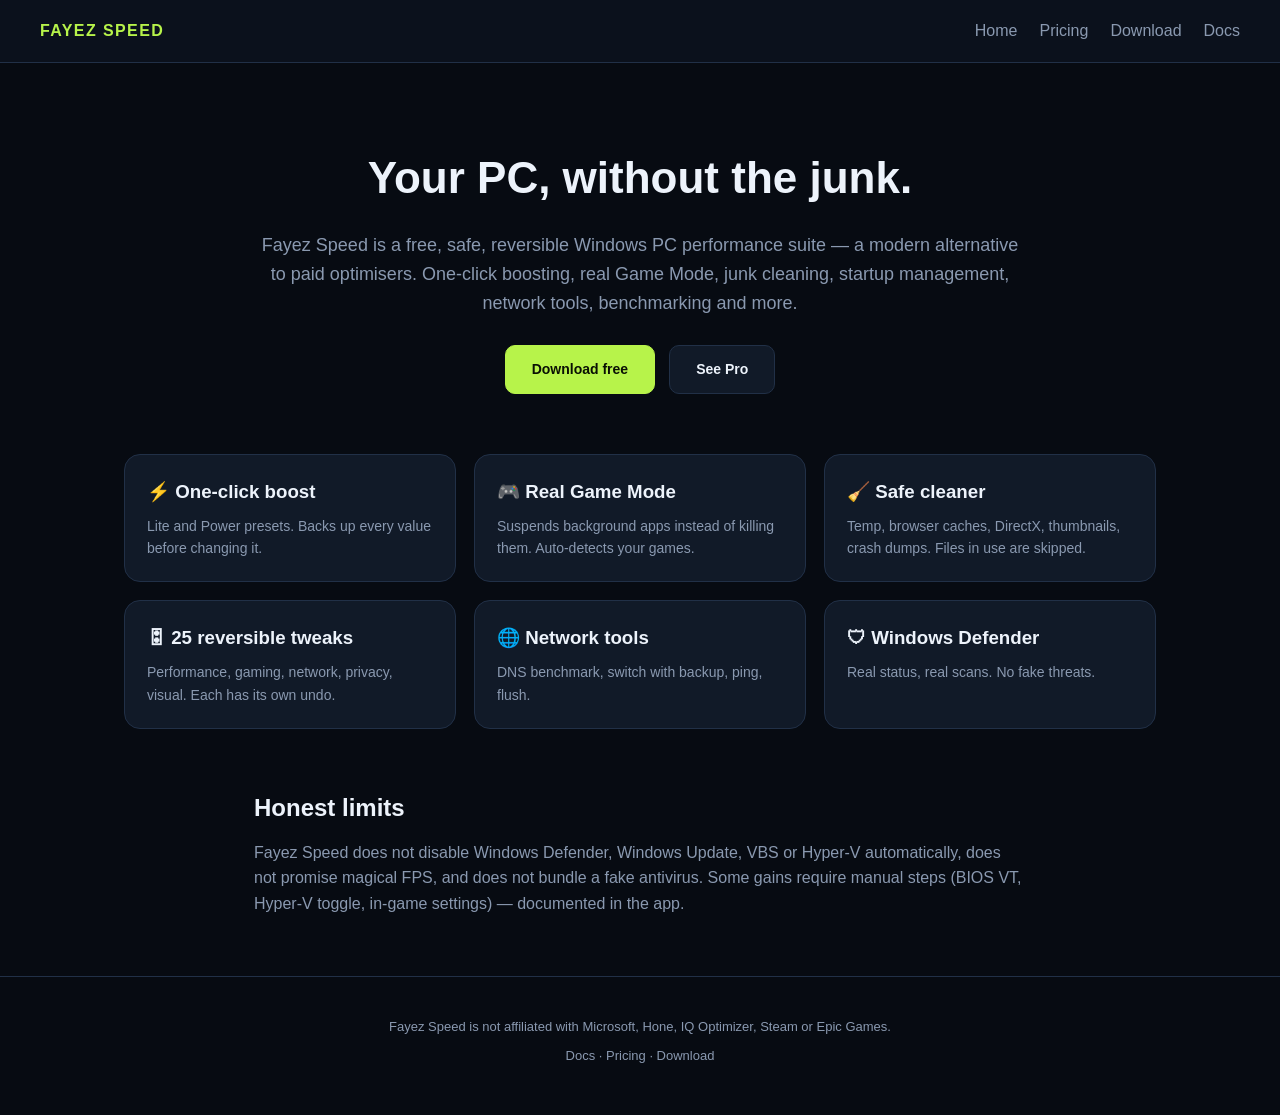
<file: index.html>
<!DOCTYPE html>
<html lang="en">
<head>
<meta charset="UTF-8">
<meta name="viewport" content="width=device-width, initial-scale=1.0">
<title>Fayez Speed — PC Performance Suite</title>
<link rel="icon" type="image/svg+xml" href="favicon.svg">
<meta property="og:title" content="Fayez Speed — PC Performance Suite">
<meta property="og:description" content="Free Windows PC performance suite: one-click boosting, real Game Mode, junk cleaning, reversible tweaks.">
<meta property="og:type" content="website">
<meta name="twitter:card" content="summary_large_image">

<meta name="description" content="Fayez Speed is a free Windows PC performance suite: one-click boosting, real Game Mode, junk cleaning, reversible tweaks, and more.">
<link rel="stylesheet" href="styles.css">
</head>
<body>
<header class="topbar">
  <div class="brand">FAYEZ SPEED</div>
  <nav>
    <a href="index.html">Home</a>
    <a href="pricing.html">Pricing</a>
    <a href="download.html">Download</a>
    <a href="docs.html">Docs</a>
  </nav>
</header>

<section class="hero">
  <h1>Your PC, without the junk.</h1>
  <p>Fayez Speed is a free, safe, reversible Windows PC performance suite — a modern alternative to paid optimisers. One-click boosting, real Game Mode, junk cleaning, startup management, network tools, benchmarking and more.</p>
  <div class="cta-row">
    <a class="btn primary" href="download.html">Download free</a>
    <a class="btn ghost" href="pricing.html">See Pro</a>
  </div>
</section>

<section class="features">
  <div class="feature"><h3>⚡ One-click boost</h3><p>Lite and Power presets. Backs up every value before changing it.</p></div>
  <div class="feature"><h3>🎮 Real Game Mode</h3><p>Suspends background apps instead of killing them. Auto-detects your games.</p></div>
  <div class="feature"><h3>🧹 Safe cleaner</h3><p>Temp, browser caches, DirectX, thumbnails, crash dumps. Files in use are skipped.</p></div>
  <div class="feature"><h3>🎛 25 reversible tweaks</h3><p>Performance, gaming, network, privacy, visual. Each has its own undo.</p></div>
  <div class="feature"><h3>🌐 Network tools</h3><p>DNS benchmark, switch with backup, ping, flush.</p></div>
  <div class="feature"><h3>🛡 Windows Defender</h3><p>Real status, real scans. No fake threats.</p></div>
</section>

<section class="honest">
  <h2>Honest limits</h2>
  <p>Fayez Speed does not disable Windows Defender, Windows Update, VBS or Hyper-V automatically, does not promise magical FPS, and does not bundle a fake antivirus. Some gains require manual steps (BIOS VT, Hyper-V toggle, in-game settings) — documented in the app.</p>
</section>

<footer>
  <p>Fayez Speed is not affiliated with Microsoft, Hone, IQ Optimizer, Steam or Epic Games.</p>
  <p><a href="docs.html">Docs</a> · <a href="pricing.html">Pricing</a> · <a href="download.html">Download</a></p>
</footer>
</body>
</html>
</file>
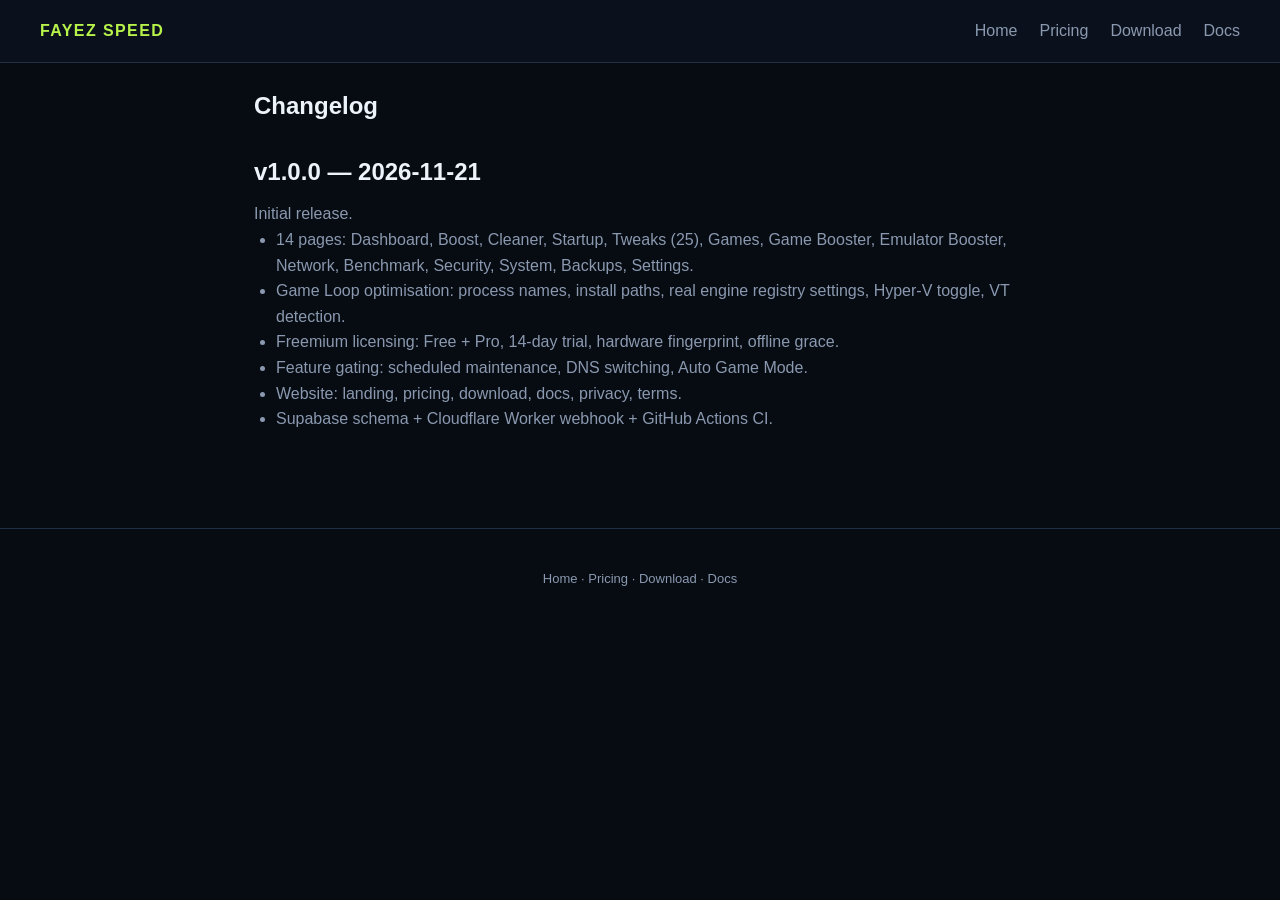
<file: changelog.html>
<!DOCTYPE html>
<html lang="en">
<head>
<meta charset="UTF-8">
<meta name="viewport" content="width=device-width, initial-scale=1.0">
<title>Changelog — Fayez Speed</title>
<link rel="icon" type="image/svg+xml" href="favicon.svg">
<meta property="og:title" content="Changelog — Fayez Speed">
<link rel="stylesheet" href="styles.css">
</head>
<body>
<header class="topbar">
  <div class="brand">FAYEZ SPEED</div>
  <nav><a href="index.html">Home</a><a href="pricing.html">Pricing</a><a href="download.html">Download</a><a href="docs.html">Docs</a></nav>
</header>
<section class="docs">
  <h1>Changelog</h1>
  <h2>v1.0.0 — 2026-11-21</h2>
  <p>Initial release.</p>
  <ul>
    <li>14 pages: Dashboard, Boost, Cleaner, Startup, Tweaks (25), Games, Game Booster, Emulator Booster, Network, Benchmark, Security, System, Backups, Settings.</li>
    <li>Game Loop optimisation: process names, install paths, real engine registry settings, Hyper-V toggle, VT detection.</li>
    <li>Freemium licensing: Free + Pro, 14-day trial, hardware fingerprint, offline grace.</li>
    <li>Feature gating: scheduled maintenance, DNS switching, Auto Game Mode.</li>
    <li>Website: landing, pricing, download, docs, privacy, terms.</li>
    <li>Supabase schema + Cloudflare Worker webhook + GitHub Actions CI.</li>
  </ul>
</section>
<footer>
  <p><a href="index.html">Home</a> · <a href="pricing.html">Pricing</a> · <a href="download.html">Download</a> · <a href="docs.html">Docs</a></p>
</footer>
</body>
</html>
</file>
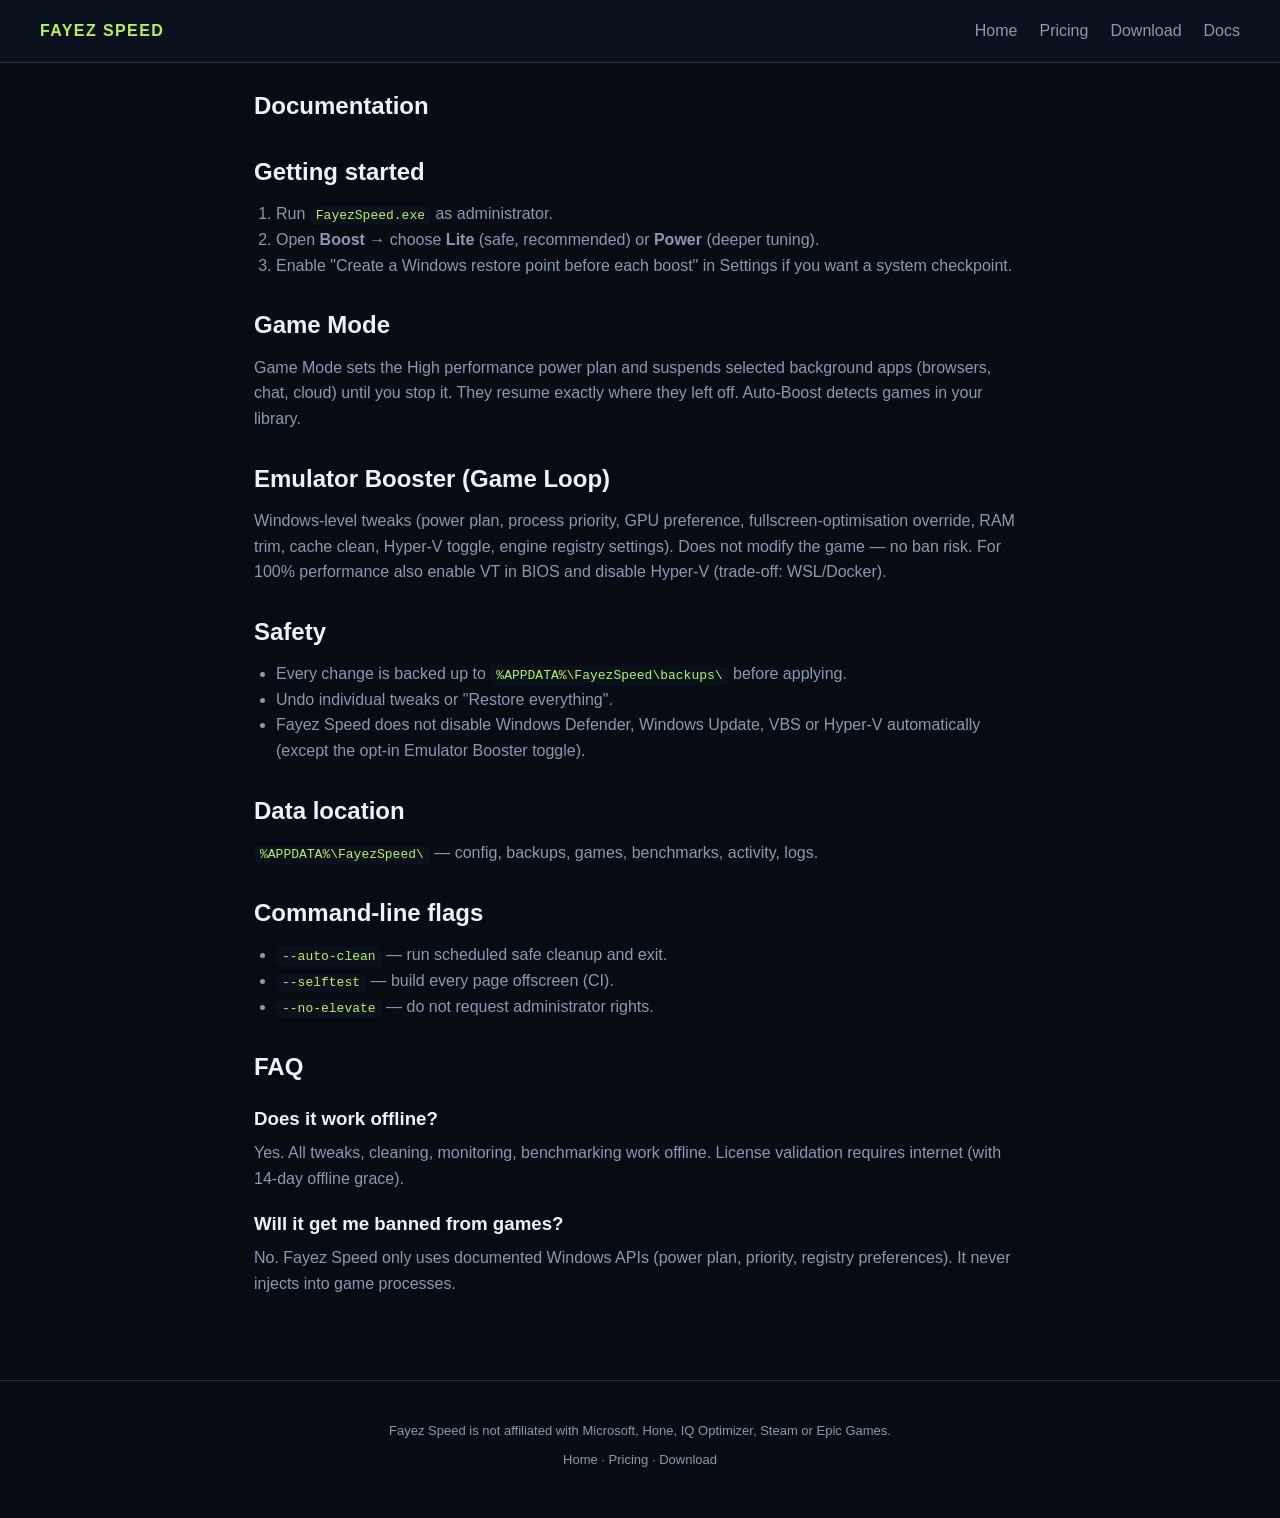
<file: docs.html>
<!DOCTYPE html>
<html lang="en">
<head>
<meta charset="UTF-8">
<meta name="viewport" content="width=device-width, initial-scale=1.0">
<title>Docs — Fayez Speed</title>
<link rel="icon" type="image/svg+xml" href="favicon.svg">
<meta property="og:title" content="Fayez Speed — PC Performance Suite">
<meta property="og:description" content="Free Windows PC performance suite: one-click boosting, real Game Mode, junk cleaning, reversible tweaks.">
<meta property="og:type" content="website">
<meta name="twitter:card" content="summary_large_image">

<link rel="stylesheet" href="styles.css">
</head>
<body>
<header class="topbar">
  <div class="brand">FAYEZ SPEED</div>
  <nav><a href="index.html">Home</a><a href="pricing.html">Pricing</a><a href="download.html">Download</a><a href="docs.html">Docs</a></nav>
</header>

<section class="docs">
  <h1>Documentation</h1>
  <h2>Getting started</h2>
  <ol>
    <li>Run <code>FayezSpeed.exe</code> as administrator.</li>
    <li>Open <strong>Boost</strong> → choose <strong>Lite</strong> (safe, recommended) or <strong>Power</strong> (deeper tuning).</li>
    <li>Enable "Create a Windows restore point before each boost" in Settings if you want a system checkpoint.</li>
  </ol>
  <h2>Game Mode</h2>
  <p>Game Mode sets the High performance power plan and suspends selected background apps (browsers, chat, cloud) until you stop it. They resume exactly where they left off. Auto-Boost detects games in your library.</p>
  <h2>Emulator Booster (Game Loop)</h2>
  <p>Windows-level tweaks (power plan, process priority, GPU preference, fullscreen-optimisation override, RAM trim, cache clean, Hyper-V toggle, engine registry settings). Does not modify the game — no ban risk. For 100% performance also enable VT in BIOS and disable Hyper-V (trade-off: WSL/Docker).</p>
  <h2>Safety</h2>
  <ul>
    <li>Every change is backed up to <code>%APPDATA%\FayezSpeed\backups\</code> before applying.</li>
    <li>Undo individual tweaks or "Restore everything".</li>
    <li>Fayez Speed does not disable Windows Defender, Windows Update, VBS or Hyper-V automatically (except the opt-in Emulator Booster toggle).</li>
  </ul>
  <h2>Data location</h2>
  <p><code>%APPDATA%\FayezSpeed\</code> — config, backups, games, benchmarks, activity, logs.</p>
  <h2>Command-line flags</h2>
  <ul>
    <li><code>--auto-clean</code> — run scheduled safe cleanup and exit.</li>
    <li><code>--selftest</code> — build every page offscreen (CI).</li>
    <li><code>--no-elevate</code> — do not request administrator rights.</li>
  </ul>
  <h2>FAQ</h2>
  <h3>Does it work offline?</h3>
  <p>Yes. All tweaks, cleaning, monitoring, benchmarking work offline. License validation requires internet (with 14-day offline grace).</p>
  <h3>Will it get me banned from games?</h3>
  <p>No. Fayez Speed only uses documented Windows APIs (power plan, priority, registry preferences). It never injects into game processes.</p>
</section>

<footer>
  <p>Fayez Speed is not affiliated with Microsoft, Hone, IQ Optimizer, Steam or Epic Games.</p>
  <p><a href="index.html">Home</a> · <a href="pricing.html">Pricing</a> · <a href="download.html">Download</a></p>
</footer>
</body>
</html>
</file>
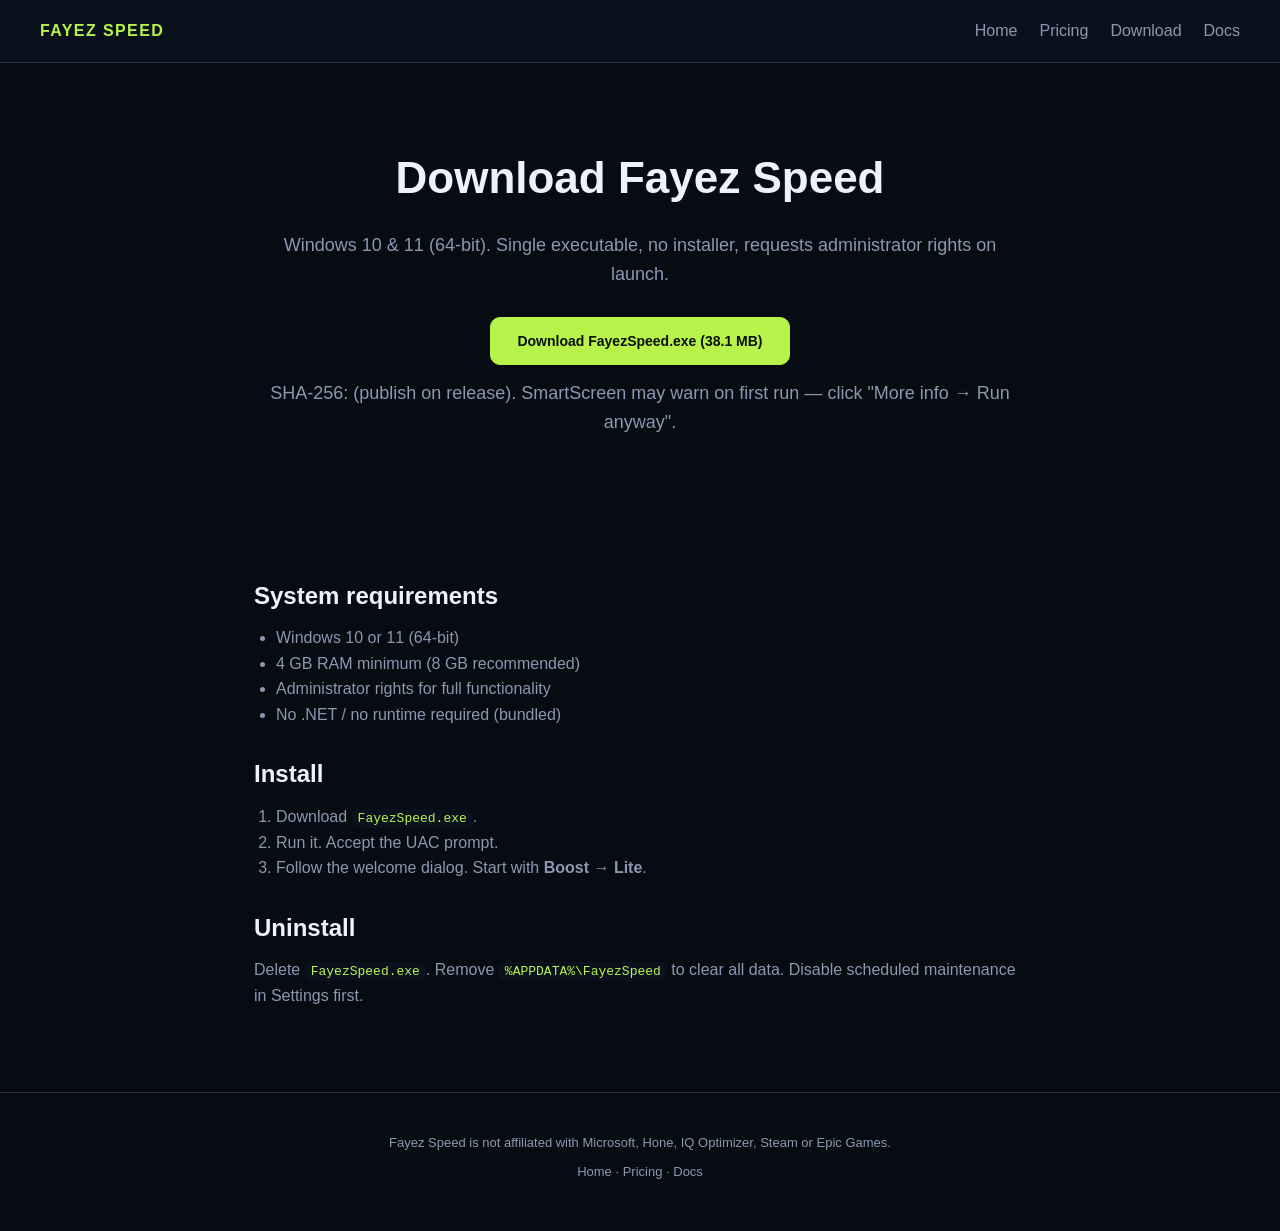
<file: download.html>
<!DOCTYPE html>
<html lang="en">
<head>
<meta charset="UTF-8">
<meta name="viewport" content="width=device-width, initial-scale=1.0">
<title>Download — Fayez Speed</title>
<link rel="icon" type="image/svg+xml" href="favicon.svg">
<meta property="og:title" content="Fayez Speed — PC Performance Suite">
<meta property="og:description" content="Free Windows PC performance suite: one-click boosting, real Game Mode, junk cleaning, reversible tweaks.">
<meta property="og:type" content="website">
<meta name="twitter:card" content="summary_large_image">

<link rel="stylesheet" href="styles.css">
</head>
<body>
<header class="topbar">
  <div class="brand">FAYEZ SPEED</div>
  <nav><a href="index.html">Home</a><a href="pricing.html">Pricing</a><a href="download.html">Download</a><a href="docs.html">Docs</a></nav>
</header>

<section class="hero">
  <h1>Download Fayez Speed</h1>
  <p>Windows 10 & 11 (64-bit). Single executable, no installer, requests administrator rights on launch.</p>
  <div class="cta-row">
    <a class="btn primary" href="https://github.com/YOUR_USERNAME/FayezSpeed/releases/latest/download/FayezSpeed.exe">Download FayezSpeed.exe (38.1 MB)</a>
  </div>
  <p class="small">SHA-256: (publish on release). SmartScreen may warn on first run — click "More info → Run anyway".</p>
</section>

<section class="docs">
  <h2>System requirements</h2>
  <ul>
    <li>Windows 10 or 11 (64-bit)</li>
    <li>4 GB RAM minimum (8 GB recommended)</li>
    <li>Administrator rights for full functionality</li>
    <li>No .NET / no runtime required (bundled)</li>
  </ul>
  <h2>Install</h2>
  <ol>
    <li>Download <code>FayezSpeed.exe</code>.</li>
    <li>Run it. Accept the UAC prompt.</li>
    <li>Follow the welcome dialog. Start with <strong>Boost → Lite</strong>.</li>
  </ol>
  <h2>Uninstall</h2>
  <p>Delete <code>FayezSpeed.exe</code>. Remove <code>%APPDATA%\FayezSpeed</code> to clear all data. Disable scheduled maintenance in Settings first.</p>
</section>

<footer>
  <p>Fayez Speed is not affiliated with Microsoft, Hone, IQ Optimizer, Steam or Epic Games.</p>
  <p><a href="index.html">Home</a> · <a href="pricing.html">Pricing</a> · <a href="docs.html">Docs</a></p>
</footer>
</body>
</html>
</file>
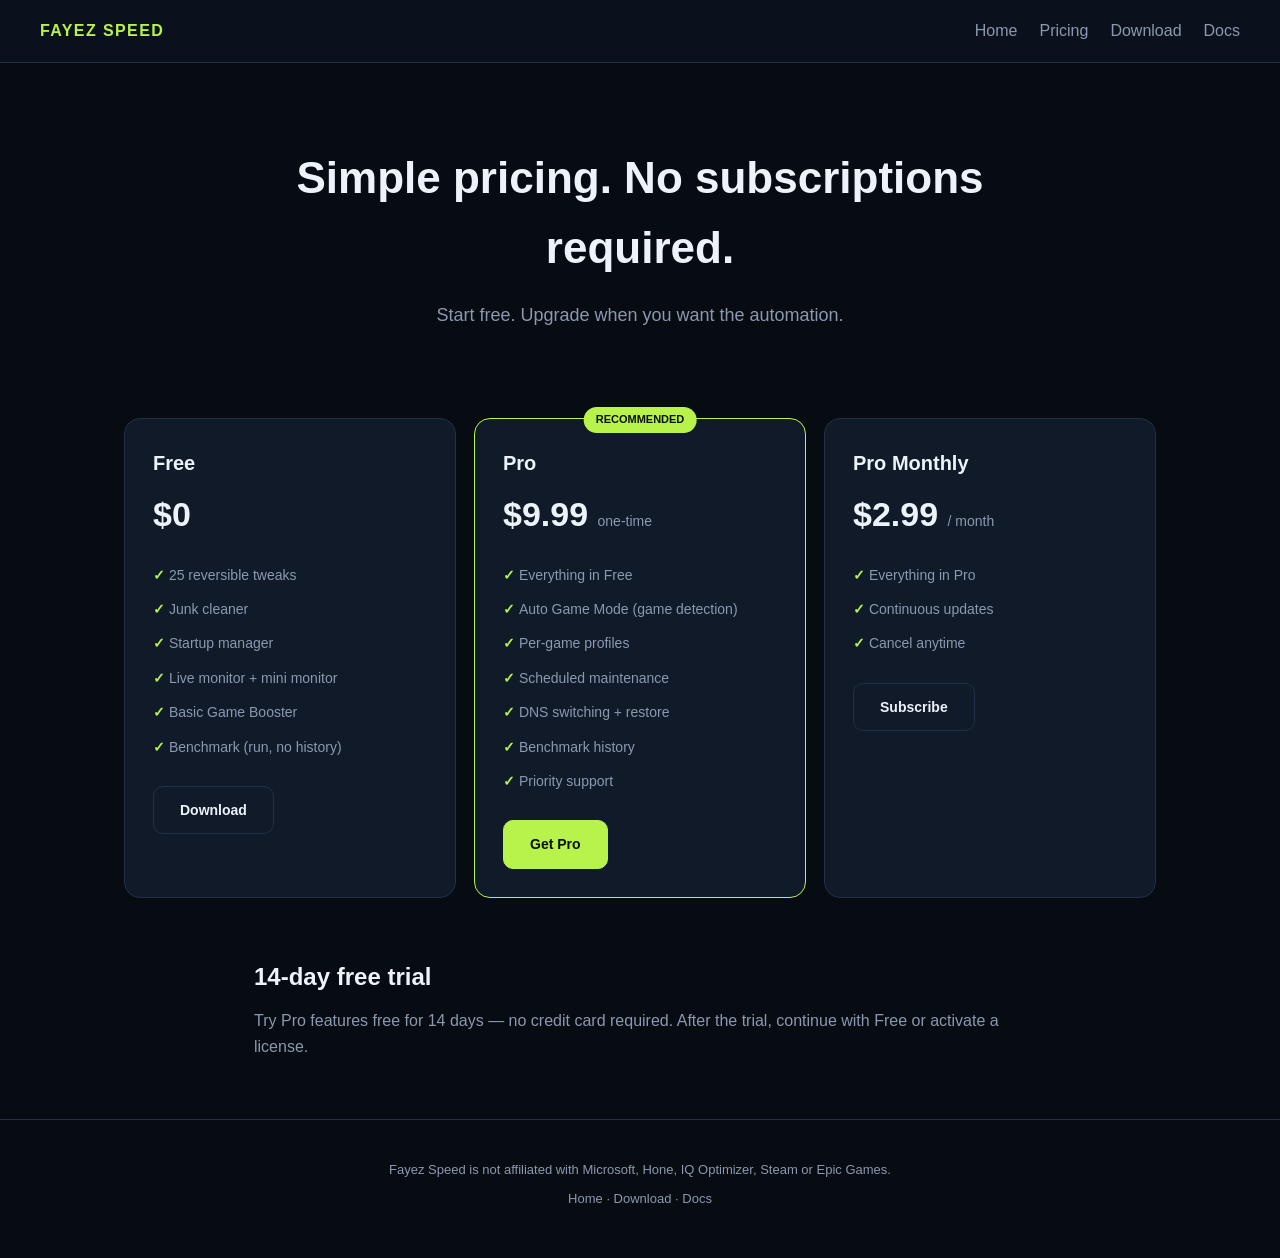
<file: pricing.html>
<!DOCTYPE html>
<html lang="en">
<head>
<meta charset="UTF-8">
<meta name="viewport" content="width=device-width, initial-scale=1.0">
<title>Pricing — Fayez Speed</title>
<link rel="icon" type="image/svg+xml" href="favicon.svg">
<meta property="og:title" content="Fayez Speed — PC Performance Suite">
<meta property="og:description" content="Free Windows PC performance suite: one-click boosting, real Game Mode, junk cleaning, reversible tweaks.">
<meta property="og:type" content="website">
<meta name="twitter:card" content="summary_large_image">

<link rel="stylesheet" href="styles.css">
</head>
<body>
<header class="topbar">
  <div class="brand">FAYEZ SPEED</div>
  <nav><a href="index.html">Home</a><a href="pricing.html">Pricing</a><a href="download.html">Download</a><a href="docs.html">Docs</a></nav>
</header>

<section class="hero">
  <h1>Simple pricing. No subscriptions required.</h1>
  <p>Start free. Upgrade when you want the automation.</p>
</section>

<section class="pricing">
  <div class="plan">
    <h3>Free</h3>
    <div class="price">$0</div>
    <ul>
      <li>25 reversible tweaks</li>
      <li>Junk cleaner</li>
      <li>Startup manager</li>
      <li>Live monitor + mini monitor</li>
      <li>Basic Game Booster</li>
      <li>Benchmark (run, no history)</li>
    </ul>
    <a class="btn ghost" href="download.html">Download</a>
  </div>
  <div class="plan featured">
    <div class="badge">RECOMMENDED</div>
    <h3>Pro</h3>
    <div class="price">$9.99 <span>one-time</span></div>
    <ul>
      <li>Everything in Free</li>
      <li>Auto Game Mode (game detection)</li>
      <li>Per-game profiles</li>
      <li>Scheduled maintenance</li>
      <li>DNS switching + restore</li>
      <li>Benchmark history</li>
      <li>Priority support</li>
    </ul>
    <a class="btn primary" href="#checkout">Get Pro</a>
  </div>
  <div class="plan">
    <h3>Pro Monthly</h3>
    <div class="price">$2.99 <span>/ month</span></div>
    <ul>
      <li>Everything in Pro</li>
      <li>Continuous updates</li>
      <li>Cancel anytime</li>
    </ul>
    <a class="btn ghost" href="#checkout">Subscribe</a>
  </div>
</section>

<section class="honest">
  <h2>14-day free trial</h2>
  <p>Try Pro features free for 14 days — no credit card required. After the trial, continue with Free or activate a license.</p>
</section>

<footer>
  <p>Fayez Speed is not affiliated with Microsoft, Hone, IQ Optimizer, Steam or Epic Games.</p>
  <p><a href="index.html">Home</a> · <a href="download.html">Download</a> · <a href="docs.html">Docs</a></p>
</footer>
</body>
</html>
</file>
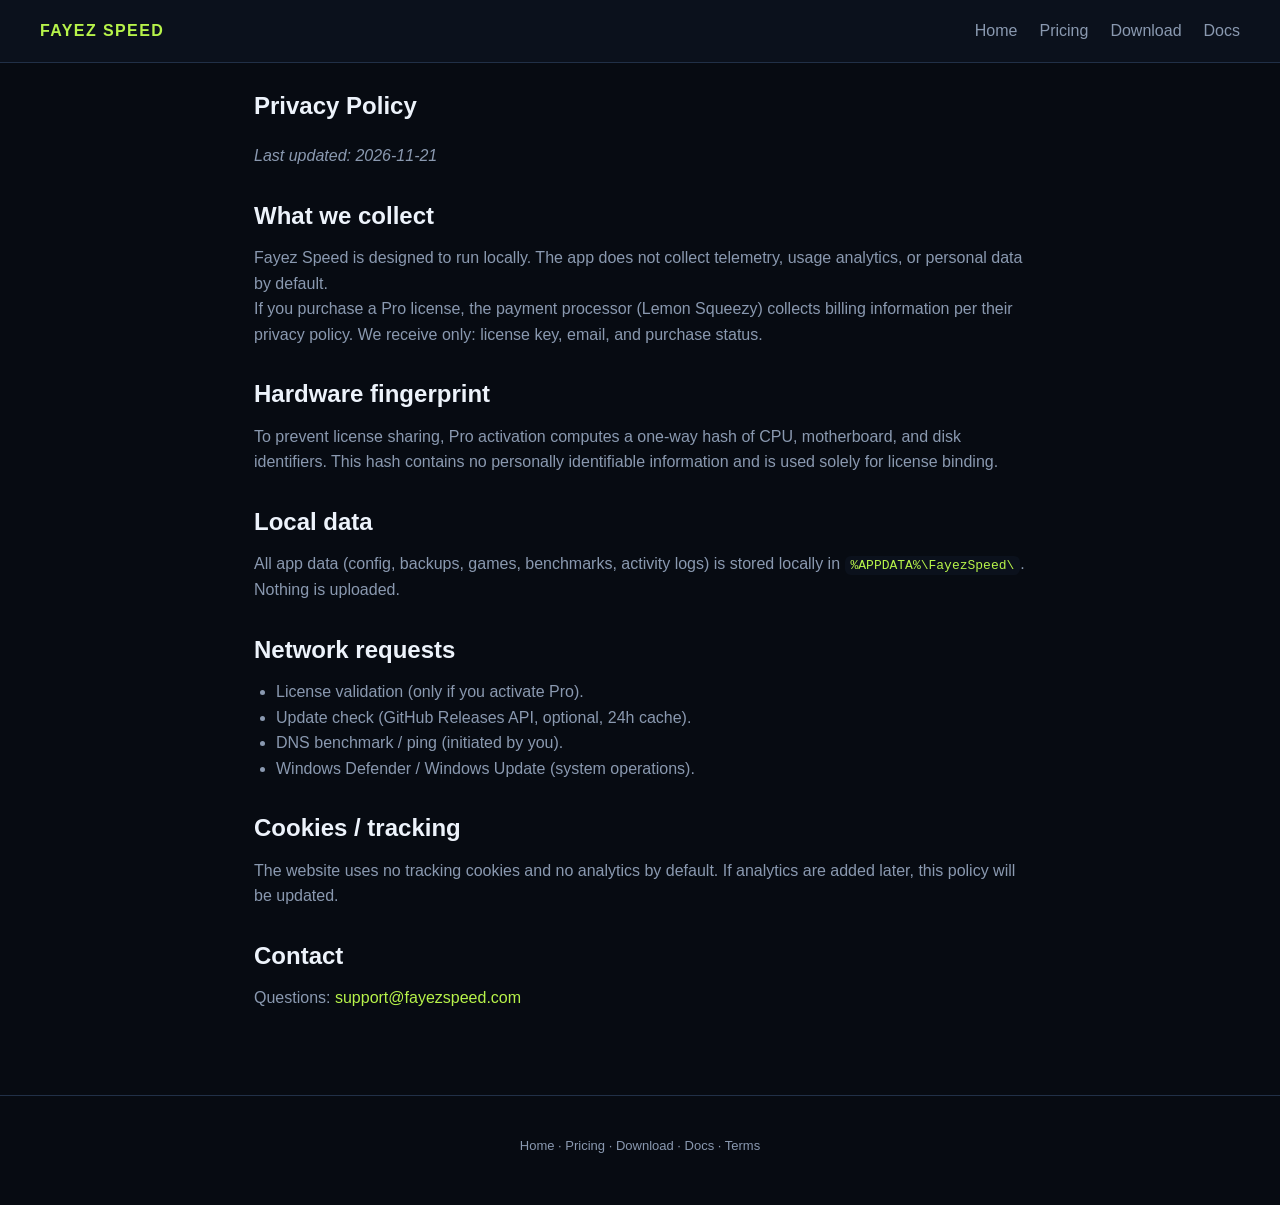
<file: privacy.html>
<!DOCTYPE html>
<html lang="en">
<head>
<meta charset="UTF-8">
<meta name="viewport" content="width=device-width, initial-scale=1.0">
<title>Privacy Policy — Fayez Speed</title>
<link rel="icon" type="image/svg+xml" href="favicon.svg">
<meta property="og:title" content="Fayez Speed — PC Performance Suite">
<meta property="og:description" content="Free Windows PC performance suite: one-click boosting, real Game Mode, junk cleaning, reversible tweaks.">
<meta property="og:type" content="website">
<meta name="twitter:card" content="summary_large_image">

<link rel="stylesheet" href="styles.css">
</head>
<body>
<header class="topbar">
  <div class="brand">FAYEZ SPEED</div>
  <nav><a href="index.html">Home</a><a href="pricing.html">Pricing</a><a href="download.html">Download</a><a href="docs.html">Docs</a></nav>
</header>
<section class="docs">
  <h1>Privacy Policy</h1>
  <p><em>Last updated: 2026-11-21</em></p>
  <h2>What we collect</h2>
  <p>Fayez Speed is designed to run locally. The app does not collect telemetry, usage analytics, or personal data by default.</p>
  <p>If you purchase a Pro license, the payment processor (Lemon Squeezy) collects billing information per their privacy policy. We receive only: license key, email, and purchase status.</p>
  <h2>Hardware fingerprint</h2>
  <p>To prevent license sharing, Pro activation computes a one-way hash of CPU, motherboard, and disk identifiers. This hash contains no personally identifiable information and is used solely for license binding.</p>
  <h2>Local data</h2>
  <p>All app data (config, backups, games, benchmarks, activity logs) is stored locally in <code>%APPDATA%\FayezSpeed\</code>. Nothing is uploaded.</p>
  <h2>Network requests</h2>
  <ul>
    <li>License validation (only if you activate Pro).</li>
    <li>Update check (GitHub Releases API, optional, 24h cache).</li>
    <li>DNS benchmark / ping (initiated by you).</li>
    <li>Windows Defender / Windows Update (system operations).</li>
  </ul>
  <h2>Cookies / tracking</h2>
  <p>The website uses no tracking cookies and no analytics by default. If analytics are added later, this policy will be updated.</p>
  <h2>Contact</h2>
  <p>Questions: <a href="mailto:support@fayezspeed.com">support@fayezspeed.com</a></p>
</section>
<footer>
  <p><a href="index.html">Home</a> · <a href="pricing.html">Pricing</a> · <a href="download.html">Download</a> · <a href="docs.html">Docs</a> · <a href="terms.html">Terms</a></p>
</footer>
</body>
</html>
</file>
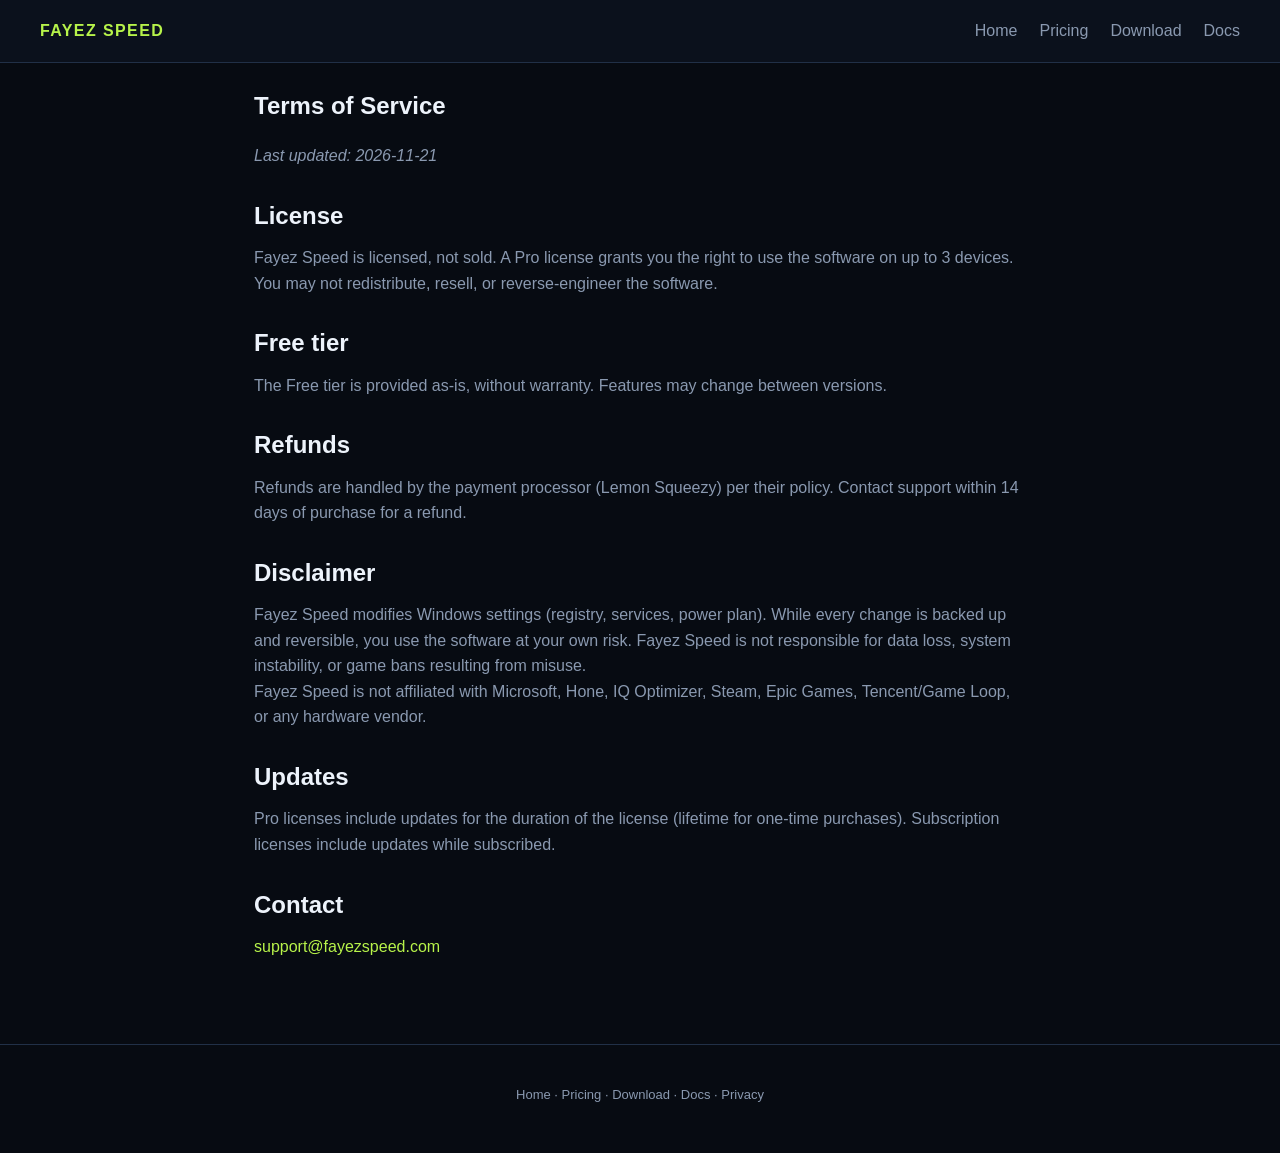
<file: terms.html>
<!DOCTYPE html>
<html lang="en">
<head>
<meta charset="UTF-8">
<meta name="viewport" content="width=device-width, initial-scale=1.0">
<title>Terms of Service — Fayez Speed</title>
<link rel="icon" type="image/svg+xml" href="favicon.svg">
<meta property="og:title" content="Fayez Speed — PC Performance Suite">
<meta property="og:description" content="Free Windows PC performance suite: one-click boosting, real Game Mode, junk cleaning, reversible tweaks.">
<meta property="og:type" content="website">
<meta name="twitter:card" content="summary_large_image">

<link rel="stylesheet" href="styles.css">
</head>
<body>
<header class="topbar">
  <div class="brand">FAYEZ SPEED</div>
  <nav><a href="index.html">Home</a><a href="pricing.html">Pricing</a><a href="download.html">Download</a><a href="docs.html">Docs</a></nav>
</header>
<section class="docs">
  <h1>Terms of Service</h1>
  <p><em>Last updated: 2026-11-21</em></p>
  <h2>License</h2>
  <p>Fayez Speed is licensed, not sold. A Pro license grants you the right to use the software on up to 3 devices. You may not redistribute, resell, or reverse-engineer the software.</p>
  <h2>Free tier</h2>
  <p>The Free tier is provided as-is, without warranty. Features may change between versions.</p>
  <h2>Refunds</h2>
  <p>Refunds are handled by the payment processor (Lemon Squeezy) per their policy. Contact support within 14 days of purchase for a refund.</p>
  <h2>Disclaimer</h2>
  <p>Fayez Speed modifies Windows settings (registry, services, power plan). While every change is backed up and reversible, you use the software at your own risk. Fayez Speed is not responsible for data loss, system instability, or game bans resulting from misuse.</p>
  <p>Fayez Speed is not affiliated with Microsoft, Hone, IQ Optimizer, Steam, Epic Games, Tencent/Game Loop, or any hardware vendor.</p>
  <h2>Updates</h2>
  <p>Pro licenses include updates for the duration of the license (lifetime for one-time purchases). Subscription licenses include updates while subscribed.</p>
  <h2>Contact</h2>
  <p><a href="mailto:support@fayezspeed.com">support@fayezspeed.com</a></p>
</section>
<footer>
  <p><a href="index.html">Home</a> · <a href="pricing.html">Pricing</a> · <a href="download.html">Download</a> · <a href="docs.html">Docs</a> · <a href="privacy.html">Privacy</a></p>
</footer>
</body>
</html>
</file>
<file: styles.css>
:root {
  --bg: #070B12;
  --surface: #0B111C;
  --card: #111A28;
  --border: #213047;
  --text: #EDF3FB;
  --muted: #8A99B0;
  --accent: #B7F34A;
  --accent-text: #0A1004;
  --danger: #FF7188;
}
* { box-sizing: border-box; margin: 0; padding: 0; }
body {
  font-family: "Segoe UI", "Tahoma", sans-serif;
  background: var(--bg);
  color: var(--text);
  line-height: 1.6;
  min-height: 100vh;
}
a { color: var(--accent); text-decoration: none; }
a:hover { text-decoration: underline; }

.topbar {
  display: flex; align-items: center; justify-content: space-between;
  padding: 18px 40px; border-bottom: 1px solid var(--border);
  background: var(--surface);
}
.brand { font-weight: 800; letter-spacing: 1.4px; color: var(--accent); }
.topbar nav { display: flex; gap: 22px; }
.topbar nav a { color: var(--muted); font-weight: 500; }
.topbar nav a:hover { color: var(--text); }

.hero { text-align: center; padding: 80px 24px 60px; max-width: 820px; margin: 0 auto; }
.hero h1 { font-size: 44px; font-weight: 800; margin-bottom: 18px; }
.hero p { color: var(--muted); font-size: 18px; margin-bottom: 28px; }
.cta-row { display: flex; gap: 14px; justify-content: center; flex-wrap: wrap; }
.btn {
  display: inline-block; padding: 12px 26px; border-radius: 10px;
  font-weight: 700; font-size: 14px; border: 1px solid var(--border);
  background: var(--card); color: var(--text); cursor: pointer;
}
.btn.primary { background: var(--accent); color: var(--accent-text); border-color: var(--accent); }
.btn.primary:hover { filter: brightness(1.08); }
.btn.ghost:hover { border-color: var(--accent); color: var(--accent); }
.small { font-size: 12px; color: var(--muted); margin-top: 14px; }

.features {
  display: grid; grid-template-columns: repeat(auto-fit, minmax(260px, 1fr));
  gap: 18px; max-width: 1080px; margin: 0 auto 60px; padding: 0 24px;
}
.feature { background: var(--card); border: 1px solid var(--border); border-radius: 16px; padding: 22px; }
.feature h3 { margin-bottom: 8px; }
.feature p { color: var(--muted); font-size: 14px; }

.honest { max-width: 820px; margin: 0 auto 60px; padding: 0 24px; }
.honest h2 { margin-bottom: 12px; }
.honest p { color: var(--muted); }

.pricing { display: grid; grid-template-columns: repeat(auto-fit, minmax(260px, 1fr)); gap: 18px; max-width: 1080px; margin: 0 auto 60px; padding: 0 24px; }
.plan { background: var(--card); border: 1px solid var(--border); border-radius: 16px; padding: 28px; position: relative; }
.plan.featured { border-color: var(--accent); }
.plan .badge { position: absolute; top: -12px; left: 50%; transform: translateX(-50%); background: var(--accent); color: var(--accent-text); font-size: 11px; font-weight: 800; padding: 4px 12px; border-radius: 999px; }
.plan h3 { margin-bottom: 8px; font-size: 20px; }
.plan .price { font-size: 34px; font-weight: 800; margin-bottom: 16px; }
.plan .price span { font-size: 14px; color: var(--muted); font-weight: 500; }
.plan ul { list-style: none; margin-bottom: 22px; }
.plan ul li { padding: 6px 0; color: var(--muted); font-size: 14px; }
.plan ul li::before { content: "✓  "; color: var(--accent); font-weight: 800; }

.docs { max-width: 820px; margin: 0 auto 60px; padding: 24px; }
.docs h1 { margin-bottom: 18px; }
.docs h2 { margin-top: 28px; margin-bottom: 10px; }
.docs h3 { margin-top: 18px; margin-bottom: 6px; }
.docs p, .docs li { color: var(--muted); }
.docs ul, .docs ol { padding-left: 22px; margin-bottom: 12px; }
.docs code { background: var(--surface); padding: 2px 6px; border-radius: 6px; font-size: 13px; color: var(--accent); }

footer { text-align: center; padding: 40px 24px; border-top: 1px solid var(--border); color: var(--muted); font-size: 13px; }
footer p { margin-bottom: 8px; }
footer a { color: var(--muted); }
footer a:hover { color: var(--accent); }
</file>
